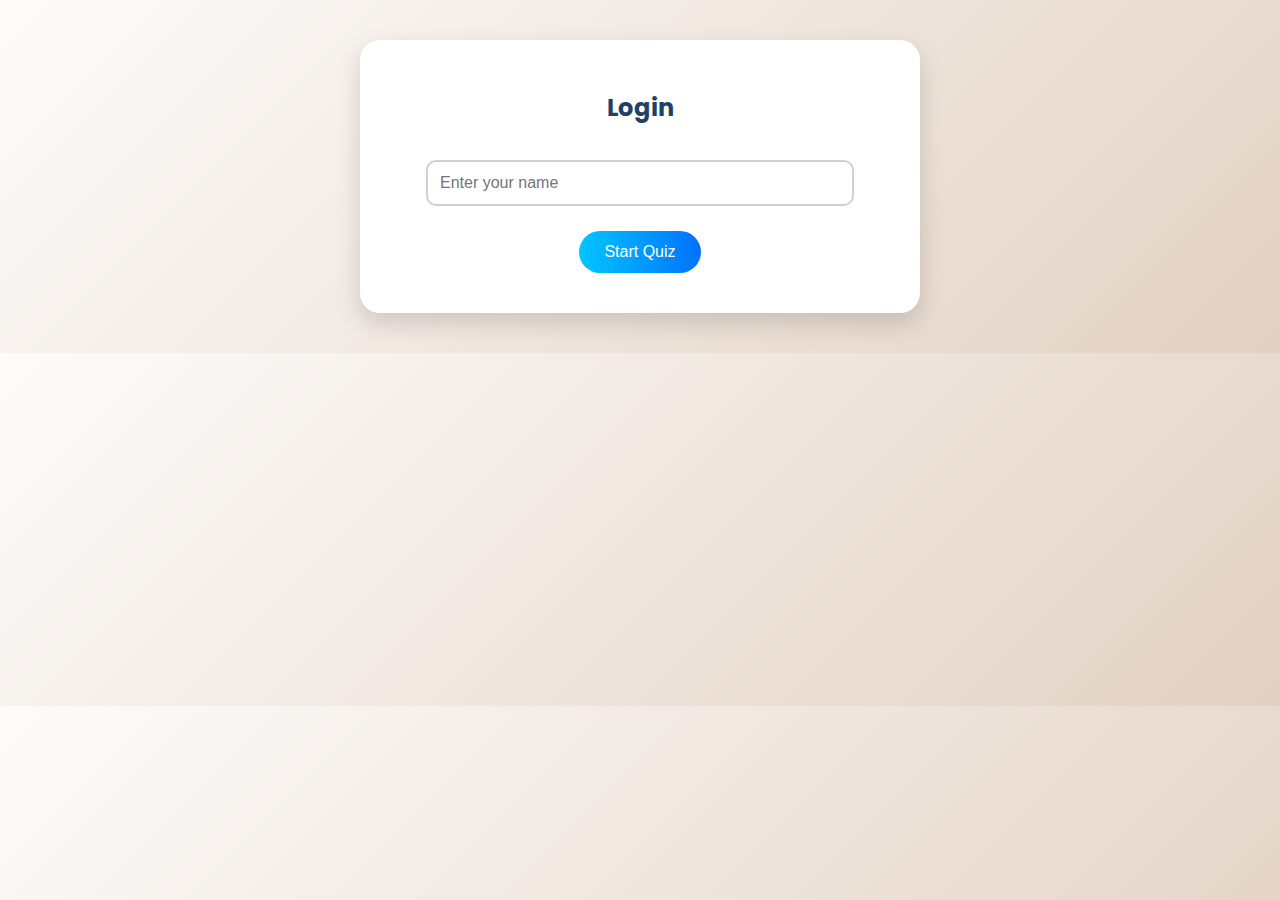
<file: index.html>
<!DOCTYPE html>
<html lang="en">
<head>
  <meta charset="UTF-8" />
  <meta name="viewport" content="width=device-width, initial-scale=1.0"/>
  <title>Login</title>
  <link rel="stylesheet" href="style.css" />
</head>
<body>
  <div class="login-container">
    <h2>Login</h2>
    <input type="text" id="username" placeholder="Enter your name" />
    <button onclick="login()">Start Quiz</button>
  </div>

  <script>
    function login() {
      const name = document.getElementById("username").value.trim();
      if (name) {
        localStorage.setItem("username", name);
        window.location.href = "quiz.html";
      } else {
        alert("Please enter your name to continue.");
      }
    }
  </script>
</body>
</html>
</file>
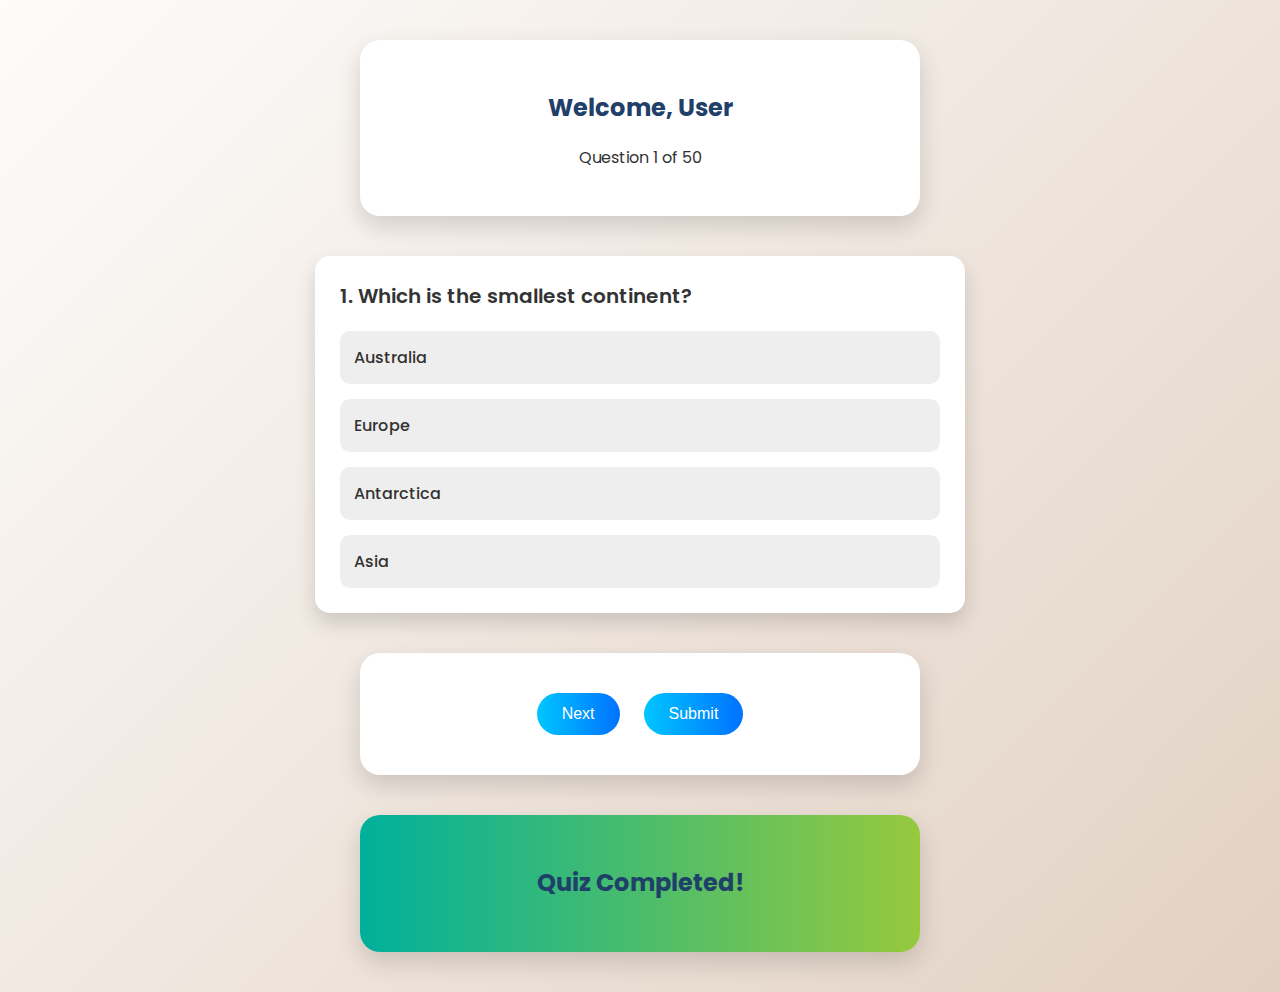
<file: quiz.html>
<!DOCTYPE html>
<html lang="en">
<head>
  <meta charset="UTF-8" />
  <meta name="viewport" content="width=device-width, initial-scale=1.0"/>
  <title>Quiz</title>
  <link rel="stylesheet" href="style.css" />
</head>
<body>
  <div class="quiz-header">
    <h2>Welcome, <span id="usernameDisplay"></span></h2>
    <p>Question <span id="qNumber">1</span> of 50</p>
  </div>

  <div class="quiz-box" id="quizBox">
    <div class="question" id="questionText">Question will appear here</div>
    <div class="options" id="optionsContainer">
      <!-- MCQ options will go here -->
    </div>
  </div>

  <div class="controls">
    <button onclick="nextQuestion()">Next</button>
    <button onclick="submitQuiz()">Submit</button>
  </div>

  <div id="scorecard" class="hidden">
    <h2>Quiz Completed!</h2>
    <p id="finalScore"></p>
  </div>

  <script src="questions.js"></script>
  <script src="script.js"></script>
</body>
</html>
</file>
<file: style.css>
@import url('https://fonts.googleapis.com/css2?family=Poppins:wght@400;600&display=swap');

body {
  font-family: 'Poppins', sans-serif;
  background: linear-gradient(135deg, #fdfcfb, #e2d1c3);
  margin: 0;
  padding: 0;
  color: #333;
}

.login-container, .quiz-header, .controls, #scorecard {
  max-width: 500px;
  margin: 40px auto;
  text-align: center;
  background: white;
  padding: 30px;
  border-radius: 20px;
  box-shadow: 0 10px 25px rgba(0, 0, 0, 0.15);
}

h2 {
  color: #1f4068;
}

input[type="text"] {
  padding: 12px;
  width: 80%;
  border: 2px solid #d1d1d1;
  border-radius: 10px;
  margin: 15px 0;
  font-size: 16px;
}

button {
  background: linear-gradient(to right, #00c6ff, #0072ff);
  color: white;
  border: none;
  border-radius: 25px;
  padding: 12px 25px;
  font-size: 16px;
  margin: 10px;
  transition: all 0.3s;
  cursor: pointer;
}

button:hover {
  opacity: 0.9;
  transform: scale(1.05);
}

.quiz-box {
  background: white;
  padding: 25px;
  border-radius: 15px;
  margin: 20px auto;
  max-width: 600px;
  box-shadow: 0 10px 20px rgba(0,0,0,0.15);
}

.question {
  font-size: 20px;
  font-weight: 600;
  margin-bottom: 20px;
}

.options {
  display: flex;
  flex-direction: column;
  gap: 15px;
}

.option {
  background-color: #eee;
  border-radius: 10px;
  padding: 12px;
  font-weight: 500;
  transition: all 0.3s;
  cursor: pointer;
  border: 2px solid transparent;
}

.option:hover {
  background-color: #ddd;
}

.option.selected {
  background-color: #00b09b;
  color: white;
  border-color: #0072ff;
}

#scorecard {
  background: linear-gradient(to right, #00b09b, #96c93d);
  color: white;
}

#finalScore {
  font-size: 22px;
  font-weight: bold;
  margin-top: 15px;
}
</file>
